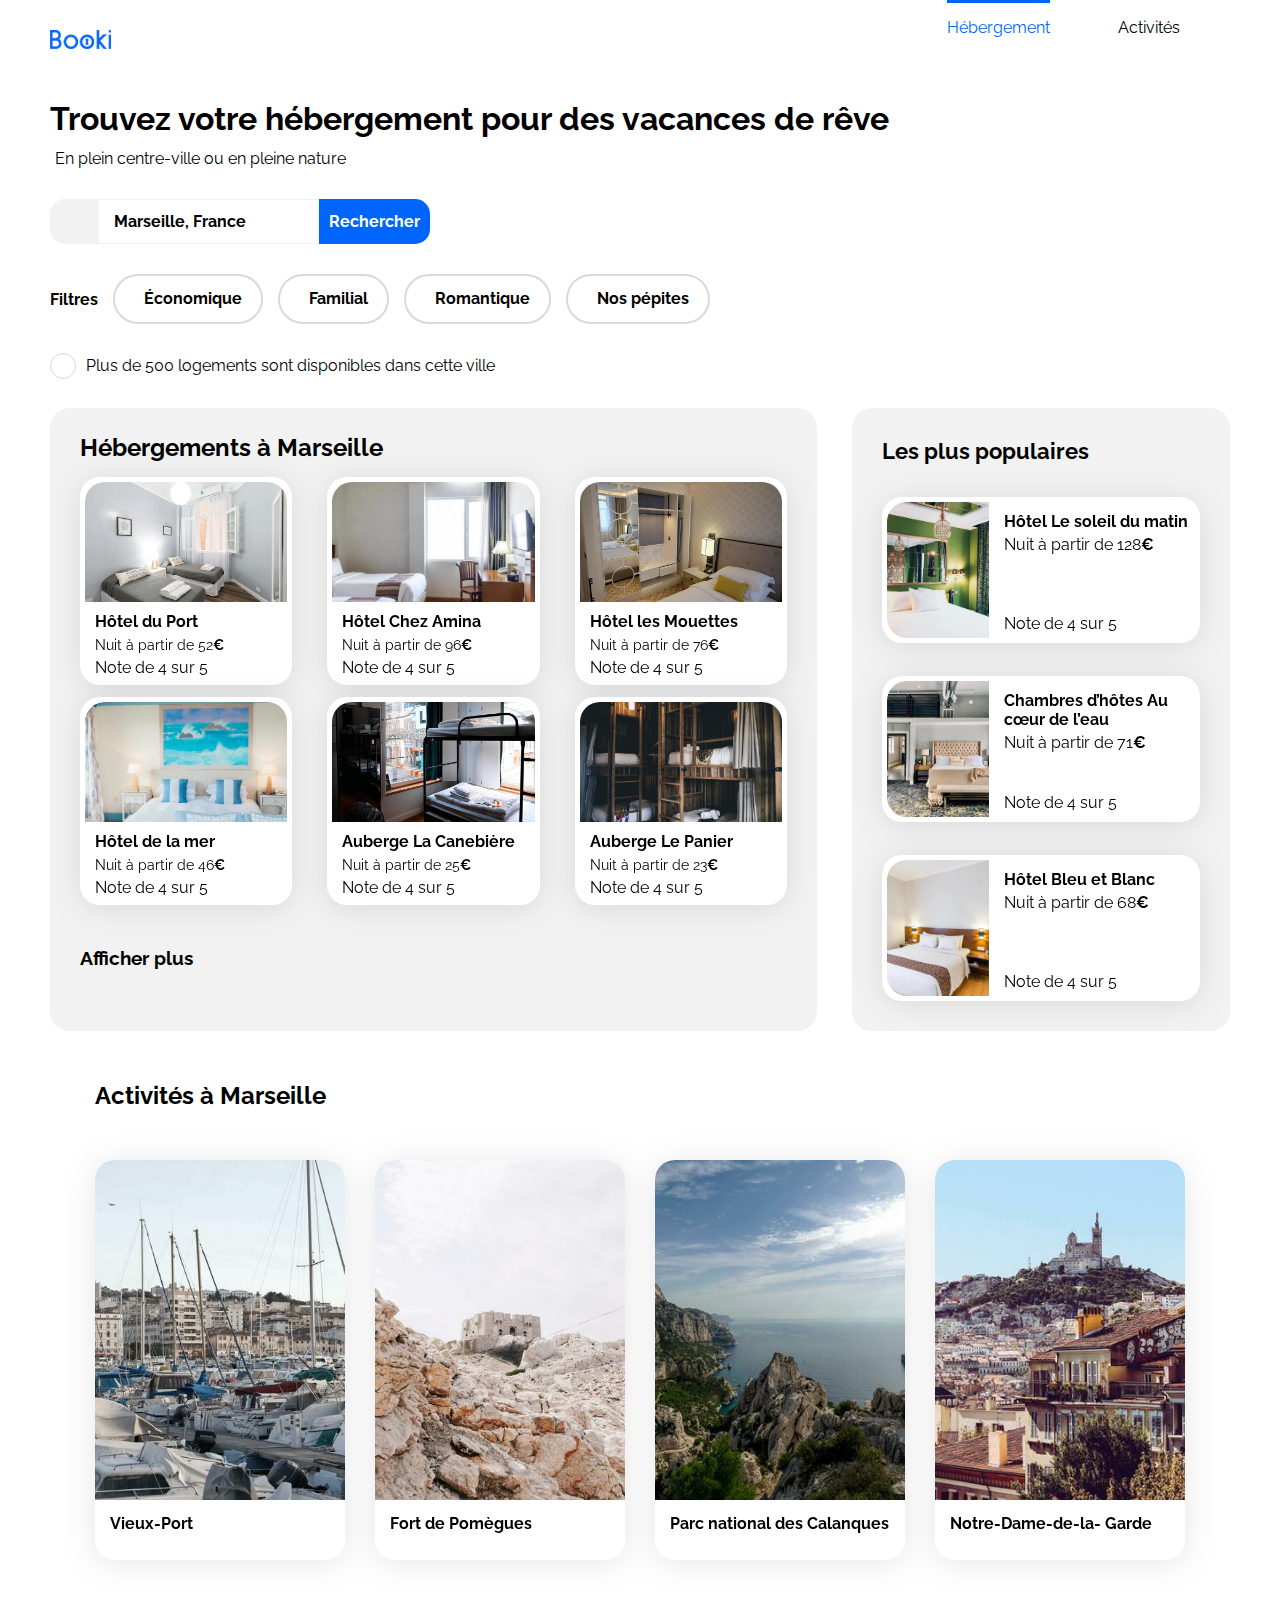
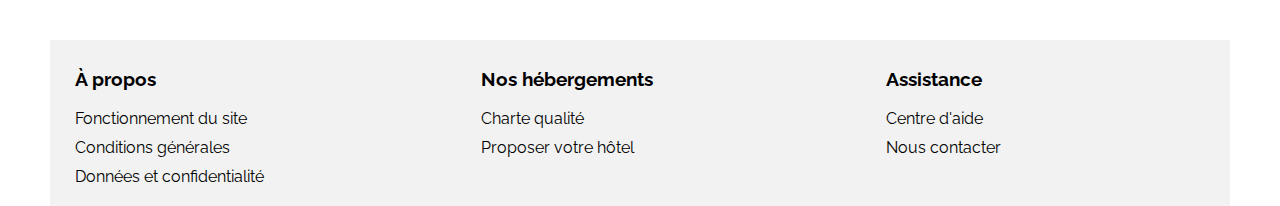
<file: index.html>
<!DOCTYPE html>
<html lang="fr">

<head>
    <meta charset="UTF-8">
    <meta name="viewport" content="width=device-width, initial-scale=1.0">
    <title>Booki</title>
    <link rel="preconnect" href="https://fonts.googleapis.com">
    <link rel="preconnect" href="https://fonts.gstatic.com" crossorigin>
    <link href="https://fonts.googleapis.com/css2?family=Raleway:wght@400;500;700&display=swap" rel="stylesheet">
    <link rel="stylesheet" href="https://cdnjs.cloudflare.com/ajax/libs/font-awesome/6.2.1/css/all.min.css"
        integrity="sha512-MV7K8+y+gLIBoVD59lQIYicR65iaqukzvf/nwasF0nqhPay5w/9lJmVM2hMDcnK1OnMGCdVK+iQrJ7lzPJQd1w=="
        crossorigin="anonymous" referrerpolicy="no-referrer" />
    <link rel="stylesheet" href="./css/style.css">
</head>

<body>
    <div class="main-container">

        <!-- Header -->

        <header>
            <div class="logo-container"><img src="./images/logo/Booki@3x.png" alt="logo de booki">
            </div>

            <nav>
                <a class="host-link" href="#hebergements">Hébergement</a>
                <a class="activity-link" href="#activity">Activités</a>
            </nav>
        </header>
        <main>

            <!-- Info group -->

            <section class="info-group">
                <h1>Trouvez votre hébergement pour des vacances de rêve</h1>
                <p class="info-group-p">En plein centre-ville ou en pleine nature</p>

                <!-- Search bar  -->

                <div class="search-bar-container">
                    <form class="search-bar">
                        <div class="location-dot-container"><i class="fa-solid fa-location-dot"></i></div>
                        <input class="search-input" id="search-input" name="search-input" type="search"
                            value="Marseille, France" placeholder="Votre destination...">
                        <button class="search-button">Rechercher</button>
                        <button class="search-button-phone"><i class="fa-solid fa-magnifying-glass"></i></button>
                    </form>
                </div>

                <!-- Filters -->

                <div class="filter-bar">
                    <p class="filter-bar-p">Filtres</p>

                    <div class="filter-container">
                        <div class="filtre">
                            <div class="filter-icone-container"><i class="fa-solid fa-money-bill-wave"></i></div>
                            Économique
                        </div>
                        <div class="filtre">
                            <div class="filter-icone-container"><i class="fa-solid fa-person"></i></div>Familial
                        </div>
                        <div class="filtre">
                            <div class="filter-icone-container"><i class="fa-solid fa-heart"></i></div>Romantique
                        </div>
                        <div class="filtre">
                            <div class="filter-icone-container"><i class="fa-solid fa-fire"></i></div>Nos pépites
                        </div>
                    </div>
                </div>

                <div class="info-bar">
                    <div class="info-bar-icone-container"><i class="fa-solid fa-info"></i></div>
                    <p class="info-bar-p">Plus de 500 logements sont disponibles dans cette ville</p>
                </div>

            </section>

            <div class="hebergements-and-populaires">

                <!-- Section hébergements -->

                <section id="hebergements" class="hebergements">
                    <h2 class="hebergements-h2">Hébergements à Marseille</h2>

                    <div class="hebergements-card-container">
                        <div class="card-row">
                            <a href="#">
                                <article class="hebergements-card">
                                    <img src="./images/hebergements/fred-kleber.jpg"
                                        alt="Image de la chambre d'hôtel montrant un lit">
                                    <div class="hebergements-card-content">
                                        <div class="hebergements-card-txt">
                                            <h3 class="card-title">Hôtel du Port</h3>
                                            <p class="card-subtitle">Nuit à partir de 52<span class="euro">€</span></p>
                                        </div>
                                        <div class="card-rating">
                                            <i class="fa-xs fa-solid fa-star" aria-hidden="true"></i>
                                            <i class="fa-xs fa-solid fa-star" aria-hidden="true"></i>
                                            <i class="fa-xs fa-solid fa-star" aria-hidden="true"></i>
                                            <i class="fa-xs fa-solid fa-star" aria-hidden="true"></i>
                                            <i class="fa-xs fa-solid fa-star neutral-star" aria-hidden="true"></i>
                                            <span class="sr-only">Note de 4 sur 5</span>
                                        </div>
                                    </div>
                                </article>
                            </a>
                            <a href="#">
                                <article class="hebergements-card">
                                    <img src="./images/hebergements/febrian-zakaria.jpg"
                                        alt="Image de la chambre d'hôtel montrant un lit">
                                    <div class="hebergements-card-content">
                                        <div class="hebergements-card-txt">
                                            <h3 class="card-title">Hôtel Chez Amina</h3>
                                            <p class="card-subtitle">Nuit à partir de 96<span class="euro">€</span></p>
                                        </div>
                                        <div class="card-rating">
                                            <i class="fa-xs fa-solid fa-star" aria-hidden="true"></i>
                                            <i class="fa-xs fa-solid fa-star" aria-hidden="true"></i>
                                            <i class="fa-xs fa-solid fa-star" aria-hidden="true"></i>
                                            <i class="fa-xs fa-solid fa-star" aria-hidden="true"></i>
                                            <i class="fa-xs fa-solid fa-star neutral-star" aria-hidden="true"></i>
                                            <span class="sr-only">Note de 4 sur 5</span>
                                        </div>
                                    </div>
                                </article>
                            </a>
                            <a href="#">
                                <article class="hebergements-card">
                                    <img src="./images/hebergements/reisetopia.jpg"
                                        alt="Image de la chambre d'hôtel montrant un lit">
                                    <div class="hebergements-card-content">
                                        <div class="hebergements-card-txt">
                                            <h3 class="card-title">Hôtel les Mouettes</h3>
                                            <p class="card-subtitle">Nuit à partir de 76<span class="euro">€</span></p>
                                        </div>
                                        <div class="card-rating">
                                            <i class="fa-xs fa-solid fa-star" aria-hidden="true"></i>
                                            <i class="fa-xs fa-solid fa-star" aria-hidden="true"></i>
                                            <i class="fa-xs fa-solid fa-star" aria-hidden="true"></i>
                                            <i class="fa-xs fa-solid fa-star" aria-hidden="true"></i>
                                            <i class="fa-xs fa-solid fa-star neutral-star" aria-hidden="true"></i>
                                            <span class="sr-only">Note de 4 sur 5</span>
                                        </div>
                                    </div>
                                </article>
                            </a>
                        </div>
                        <div class="card-row">
                            <a href="#">
                                <article class="hebergements-card">
                                    <img src="./images/hebergements/annie-spratt.jpg"
                                        alt="Image de la chambre d'hôtel montrant un lit">
                                    <div class="hebergements-card-content">
                                        <div class="hebergements-card-txt">
                                            <h3 class="card-title">Hôtel de la mer</h3>
                                            <p class="card-subtitle">Nuit à partir de 46<span class="euro">€</span></p>
                                        </div>
                                        <div class="card-rating">
                                            <i class="fa-xs fa-solid fa-star" aria-hidden="true"></i>
                                            <i class="fa-xs fa-solid fa-star" aria-hidden="true"></i>
                                            <i class="fa-xs fa-solid fa-star" aria-hidden="true"></i>
                                            <i class="fa-xs fa-solid fa-star" aria-hidden="true"></i>
                                            <i class="fa-xs fa-solid fa-star neutral-star" aria-hidden="true"></i>
                                            <span class="sr-only">Note de 4 sur 5</span>
                                        </div>
                                    </div>
                                </article>
                            </a>
                            <a href="#">
                                <article class="hebergements-card">
                                    <img src="./images/hebergements/marcus-loke.jpg"
                                        alt="Image de la chambre d'hôtel montrant un lit">
                                    <div class="hebergements-card-content">
                                        <div class="hebergements-card-txt">
                                            <h3 class="card-title">Auberge La Canebière</h3>
                                            <p class="card-subtitle">Nuit à partir de 25<span class="euro">€</span></p>
                                        </div>
                                        <div class="card-rating">
                                            <i class="fa-xs fa-solid fa-star" aria-hidden="true"></i>
                                            <i class="fa-xs fa-solid fa-star" aria-hidden="true"></i>
                                            <i class="fa-xs fa-solid fa-star" aria-hidden="true"></i>
                                            <i class="fa-xs fa-solid fa-star" aria-hidden="true"></i>
                                            <i class="fa-xs fa-solid fa-star neutral-star" aria-hidden="true"></i>
                                            <span class="sr-only">Note de 4 sur 5</span>
                                        </div>
                                    </div>
                                </article>
                            </a>
                            <a href="#">
                                <article class="hebergements-card">
                                    <img src="./images/hebergements/nicate-lee.jpg"
                                        alt="Image de la chambre d'hôtel montrant un lit">
                                    <div class="hebergements-card-content">
                                        <div class="hebergements-card-txt">
                                            <h3 class="card-title">Auberge Le Panier</h3>
                                            <p class="card-subtitle">Nuit à partir de 23<span class="euro">€</span></p>
                                        </div>
                                        <div class="card-rating">
                                            <i class="fa-xs fa-solid fa-star" aria-hidden="true"></i>
                                            <i class="fa-xs fa-solid fa-star" aria-hidden="true"></i>
                                            <i class="fa-xs fa-solid fa-star" aria-hidden="true"></i>
                                            <i class="fa-xs fa-solid fa-star" aria-hidden="true"></i>
                                            <i class="fa-xs fa-solid fa-star neutral-star" aria-hidden="true"></i>
                                            <span class="sr-only">Note de 4 sur 5</span>
                                        </div>
                                    </div>
                                </article>
                            </a>
                        </div>
                    </div>

                    <a href="#">
                        <h3 class="hebergements-h3">Afficher plus</h3>
                    </a>
                </section>

                <!-- Section populaires -->

                <section class="populaires">
                    <div class="populaires-title">
                        <h2 class="section-title">Les plus populaires</h2>
                        <i class="fa-solid fa-chart-line" aria-hidden="true"></i>
                    </div>
                    <div class="populaires-cards">
                        <a href="#">
                            <article class="card">
                                <img src="./images/hebergements/emile-guillemot.jpg"
                                    alt="Image de la chambre d'hôtel montrant un lit">
                                <div class="card-content">
                                    <div class="card-txt">
                                        <h3 class="card-title">Hôtel Le soleil du matin</h3>
                                        <p class="card-subtitle">Nuit à partir de 128<span class="euro">€</span></p>
                                    </div>
                                    <div class="card-rating">
                                        <i class="fa-xs fa-solid fa-star" aria-hidden="true"></i>
                                        <i class="fa-xs fa-solid fa-star" aria-hidden="true"></i>
                                        <i class="fa-xs fa-solid fa-star" aria-hidden="true"></i>
                                        <i class="fa-xs fa-solid fa-star" aria-hidden="true"></i>
                                        <i class="fa-xs fa-solid fa-star neutral-star" aria-hidden="true"></i>
                                        <span class="sr-only">Note de 4 sur 5</span>
                                    </div>
                                </div>
                            </article>
                        </a>
                        <a href="#">
                            <article class="card">
                                <img src="./images/hebergements/aw-creative.jpg"
                                    alt="Image de la chambre d'hôtel montrant un lit">
                                <div class="card-content">
                                    <div class="card-txt">
                                        <h3 class="card-title">Chambres d’hôtes Au cœur de l’eau</h3>
                                        <p class="card-subtitle">Nuit à partir de 71<span class="euro">€</span></p>
                                    </div>
                                    <div class="card-rating">
                                        <i class="fa-xs fa-solid fa-star" aria-hidden="true"></i>
                                        <i class="fa-xs fa-solid fa-star" aria-hidden="true"></i>
                                        <i class="fa-xs fa-solid fa-star" aria-hidden="true"></i>
                                        <i class="fa-xs fa-solid fa-star" aria-hidden="true"></i>
                                        <i class="fa-xs fa-solid fa-star neutral-star" aria-hidden="true"></i>
                                        <span class="sr-only">Note de 4 sur 5</span>
                                    </div>
                                </div>
                            </article>
                        </a>
                        <a href="#">
                            <article class="card">
                                <img src="./images/hebergements/febrian-zakaria2.jpg"
                                    alt="Image de la chambre d'hôtel montrant un lit">
                                <div class="card-content">
                                    <div class="card-txt">
                                        <h3 class="card-title">Hôtel Bleu et Blanc</h3>
                                        <p class="card-subtitle">Nuit à partir de 68<span class="euro">€</span></p>
                                    </div>
                                    <div class="card-rating">
                                        <i class="fa-xs fa-solid fa-star" aria-hidden="true"></i>
                                        <i class="fa-xs fa-solid fa-star" aria-hidden="true"></i>
                                        <i class="fa-xs fa-solid fa-star" aria-hidden="true"></i>
                                        <i class="fa-xs fa-solid fa-star" aria-hidden="true"></i>
                                        <i class="fa-xs fa-solid fa-star neutral-star" aria-hidden="true"></i>
                                        <span class="sr-only">Note de 4 sur 5</span>
                                    </div>
                                </div>
                            </article>
                        </a>
                    </div>
                </section>
            </div>

            <!-- Section activités -->

            <section id="activity" class="activity">
                <h2 class="activity-card-h2">Activités à Marseille</h2>

                <div class="activity-card-container">
                    <a href="#">
                        <article class="activity-card">
                            <img src="images/activites/reno-laithienne.jpg" alt="Photographie de paysage">
                            <div class="card-content">
                                <h3 class="card-title">Vieux-Port</h3>
                            </div>
                        </article>
                    </a>
                    <a href="#">
                        <article class="activity-card">
                            <img src="images/activites/paul-hermann.jpg" alt="Photographie de paysage">
                            <div class="card-content">
                                <h3 class="card-title">Fort de Pomègues</h3>
                            </div>
                        </article>
                    </a>
                    <a href="#">
                        <article class="activity-card">
                            <img src="images/activites/kilyan-sockalingum.jpg" alt="Photographie de paysage">
                            <div class="card-content">
                                <h3 class="card-title">Parc national des Calanques</h3>
                            </div>
                        </article>
                    </a>
                    <a href="#">
                        <article class="activity-card">
                            <img src="images/activites/florian-wehde.jpg" alt="Photographie de paysage">
                            <div class="card-content">
                                <h3 class="card-title">Notre-Dame-de-la-<span></span> Garde</h3>
                            </div>
                        </article>
                    </a>
                </div>
            </section>

        </main>

        <!-- Footer -->

        <footer>
            <div class="footer-info">
                <h3 class="footer-h3">À propos</h3>
                <ul class="footer-list">
                    <li class="list-element"><a href="#">Fonctionnement du site</a></li>
                    <li class="list-element"><a href="#">Conditions générales</a></li>
                    <li class="list-element"><a href="#">Données et confidentialité</a></li>
                </ul>
            </div>
            <div class="footer-info">
                <h3 class="footer-h3">Nos hébergements</h3>
                <ul class="footer-list">
                    <li class="list-element"><a href="#">Charte qualité</a></li>
                    <li class="list-element"><a href="#">Proposer votre hôtel</a></li>
                </ul>
            </div>
            <div class="footer-info">
                <h3 class="footer-h3">Assistance</h3>
                <ul class="footer-list">
                    <li class="list-element"><a href="#">Centre d'aide</a></li>
                    <li class="list-element"><a href="#">Nous contacter</a></li>
                </ul>
            </div>

        </footer>
    </div>
</body>

</html>
</file>
<file: css/style.css>
/****** General ***********/
* {
    font-family: 'Raleway', sans-serif;
}

:root {
    --main-color: #0065FC;
    --main-bg-color: #F2F2F2;
    --filter-bg-color: #DEEBFF;
}

.fa-solid {
    color: var(--main-color);
}



body {
    display: flex;
    justify-content: center;
    margin: 0px;
    padding: 0px;
}

.main-container {
    width: 100%;
    max-width: 1440px;
    padding: 0 50px;
    box-sizing: border-box;
}

a {
    color: inherit;
    text-decoration: none;
}

.section-title {
    margin: 0;
    font-size: 22px;
}

.card {
    background-color: white;
    border-radius: 20px;
    padding: 5px;
    filter: drop-shadow(0px 3px 15px rgba(0, 0, 0, 0.1));
}

.card img {
    object-fit: cover;
}

.card-title {
    font-size: 16px;
}

.euro {
    font-weight: 700;
}

.neutral-star {
    color: var(--main-bg-color)
}

/****** Header ***********/
header {
    display: flex;
    width: 100%;
    height: 79px;
    justify-content: space-between;
}

.logo-container {
    display: flex;
    padding: 30px 50px 30px 0px;
    gap: 10px;
    width: 150px;
}

nav {
    display: flex;
    height: 35px;
    padding: 0px 50px 0px 50px;
    gap: 68px;
}

.host-link {
    color: #0065FC;
    border-top: 3px solid #0065FC;
    padding-top: 15px;
}

.host-link:hover {
    color: #0065FC;
}

.activity-link {
    padding-top: 18px;
}

.activity-link:hover {
    color: #0065FC;
    border-top: 3px solid #0065FC;
    margin-top: -2px;
}

/****** Info-group ***********/

.info-group {
    display: flex;
    width: 100%;
    height: auto;
    flex-direction: column;
    margin-bottom: 30px;
}

.info-group-p {
    margin-top: -10px;
    margin-left: 5px;
}

/* Search bar */

.search-bar {
    display: flex;
    overflow: hidden;
    border-top-left-radius: 15px;
    border-bottom-left-radius: 15px;
    width: 380px;
    height: 45px;
    margin-top: 15px;
    margin-bottom: 15px;
}

.location-dot-container {
    display: flex;
    align-items: center;
    justify-content: center;
    font-size: 16px;
    width: 50px;
    height: auto;
    background-color: #F2F2F2;
}

.fa-location-dot {
    color: black;
}

.search-input {
    display: flex;
    border: 1px solid #F2F2F2;
    align-items: center;
    justify-content: center;
    width: 230px;
    font-weight: bold;
    padding-left: 15px;
    font-size: 16px;
}

.search-input:focus {
    outline: none;
}

.search-button {
    display: flex;
    font-weight: bold;
    align-items: center;
    justify-content: center;
    background-color: #0065FC;
    color: white;
    border: none;
    font-size: 16px;
    padding-left: 10px;
    padding-right: 10px;
    transition: all 0.3s;
    border-top-right-radius: 15px;
    border-bottom-right-radius: 15px;
}

.search-button:hover {
    cursor: pointer;
    opacity: 60%;
}

.search-button-phone {
    display: none;
}

/* Filter bar */

.filter-bar {
    display: flex;
    height: 50px;
    margin-top: 15px;
    margin-bottom: 15px;
}

.filter-bar-p {
    font-weight: bold;
}

.filter-container {
    display: flex;
}

.filtre {
    display: flex;
    gap: 10px;
    padding: 4px 19px 4px 19px;
    align-items: center;
    justify-content: center;
    border: 2px solid #D9D9D9;
    border-radius: 25px;
    color: black;
    font-weight: bold;
    margin-left: 15px;
    transition: all 0.3s;
}

.filtre:hover {
    cursor: pointer;
    background-color: #DEEBFF;
}

/* Info bar */

.info-bar {
    display: flex;
    height: 24px;
    align-items: center;
    margin-top: 15px;
}

.info-bar-icone-container {
    display: flex;
    align-items: center;
    justify-content: center;
    border: 1px solid #D9D9D9;
    border-radius: 50%;
    height: 24px;
    width: 24px;
    font-size: 12px;
    margin-right: 10px;
}


/****** Hebergements And Populaires ***********/
.hebergements-and-populaires {
    display: flex;
    justify-content: space-between;
}

.hebergements-and-populaires section {
    background-color: var(--main-bg-color);
    border-radius: 20px;
    padding: 30px;
    box-sizing: border-box;
}



/****** Hebergements ***********/

.hebergements {
    width: 65%;
    gap: 30px;
}

.hebergements-h2 {
    margin-top: -5px;
    margin-bottom: 15px;
}

.hebergements-card-container {
    width: 100%;
    height: auto;
    align-items: center;
    display: flex;
    justify-content: space-between;
    flex-direction: column;
}

.card-row a {
    display: flex;
    width: 30%;
}

.hebergements-card {
    display: flex;
    height: 90%;
    width: 100%;
    flex-direction: column;
    background-color: white;
    padding: 5px;
    border-radius: 20px;
    filter: drop-shadow(0px 3px 15px rgba(0, 0, 0, 0.1));
}

.card-row {
    display: flex;
    width: 100%;
    justify-content: space-between;
}


.hebergements-card img {
    height: 120px;
    width: 100%;
    min-height: 120px;
    object-fit: cover;
    border-top-left-radius: 20px;
    border-top-right-radius: 20px;
}

.hebergements-card-content {
    display: flex;
    flex-direction: column;
    padding: 0px 0px 15px 10px;
}

.hebergements-card-txt h3 {
    margin-top: 10px;
}

.hebergements-card-txt p {
    margin-top: -10px;
    margin-bottom: 5px;
    font-size: 14px;
}

.hebergements-h3 {
    margin-top: 30px;
}


/****** Populaires ***********/
.populaires {
    width: 32%;
}

.populaires-title {
    display: flex;
    justify-content: space-between;
    align-items: center;
}

.populaires-cards .card {
    display: flex;
    margin-top: 33px;
}

.populaires-cards img {
    width: 33%;
    height: 136px;
    border-top-left-radius: 20px;
    border-bottom-left-radius: 20px;
}

.populaires-cards .card-content {
    width: 67%;
    padding-left: 15px;
    display: flex;
    flex-direction: column;
    justify-content: space-between;
    box-sizing: border-box;
}

.populaires-cards .card-title {
    margin-top: 10px;
    margin-bottom: 4px;
}

.populaires-cards .card-subtitle {
    margin: 0;
}

.populaires-cards .card-rating {
    margin-bottom: 5px;
}

/****** Activity card container ***********/

.activity {
    display: flex;
    width: auto;
    height: auto;
    padding: 30px;
    gap: 30px;
    flex-direction: column;
    margin-bottom: 50px;
}

.activity-card-h2 {
    padding-left: 15px;
}

.activity-card-container {
    width: 100%;
    height: auto;
    align-items: center;
    display: flex;
    justify-content: space-between;
}

.activity-card-container a {
    display: inline-block;
    height: auto;
    width: 23%;
    padding-left: 15px;
    padding-right: 15px;
}

.activity-card {
    border-radius: 20px;
    background-color: white;
    overflow: hidden;
    filter: drop-shadow(0px 3px 15px rgba(0, 0, 0, 0.1));
    max-height: 400px;
}

.activity-card img {
    width: 100%;
    height: 340px;
    max-height: 340px;
    object-fit: cover;
}

.activity-card .card-content {
    align-items: center;
    padding-left: 15px;
    height: 60px;
}

.activity-card h3 {
    margin-top: 10px;
}

/****** Footer ***********/

footer {
    width: 100%;
    background-color: #F2F2F2;
    height: auto;
    display: flex;
    flex-wrap: wrap;
    justify-content: space-between;
}

.footer-info {
    width: 30%;
    padding-left: 15px;
    align-items: center;
}

.footer-h3 {
    padding-left: 10px;
    padding-top: 10px;
}

.footer-list {
    list-style-type: none;
    padding: 0;
    margin: 0;
    margin-bottom: 10px;
}

.list-element {
    padding: 0px 10px 10px 10px;
}

/* Le code ci-dessous correspond à la version responsive uniquement */

/****** Media queries ***********/

/* High resolution screens (more/equal than 1024px) */

/* Medium devices (tablets, less/equal than 1024px) */
@media (max-width: 1024px) {
    .hebergements-and-populaires {
        flex-direction: column;
    }

    .hebergements {
        width: 100%;
    }

    .hebergements-cards {
        gap: 30px;
        margin-left: 20px;
        margin-right: 20px;
    }

    .populaires {
        width: 100%;
        margin-top: 50px;
    }

    .populaires-cards {
        display: flex;
        flex-direction: row;
        justify-content: space-between;
    }

    .populaires-cards a {
        width: 30%;
    }

    .populaires-cards .card-title {
        font-size: 14px;
    }

    .populaires-cards .card-subtitle {
        font-size: 13px;
    }

    .activity-card-container {
        display: flex;
        flex-wrap: wrap;
    }

    .activity-card-container a {
        display: flex;
        min-width: 170px;
        margin-bottom: 10px;
    }

    .activity-card {
        margin-top: 15px;
    }

    .activity-card h3 {
        min-width: 200px;
    }

    .activity-card img {
        height: 200px;
    }

    .activity-card-container a {
        width: 20%;
        padding-left: 10px;
        padding-right: 10px;
    }


    .activity-card div {
        max-height: 50px;
    }
}

/* Small devices (phones, less than 768px) */
@media (max-width: 767.98px) {

    .main-container {
        padding: 0px;
        margin: 0px;
        overflow: hidden;
    }

    header {
        flex-direction: column;
        align-items: center;
        justify-content: center;
        height: auto;
        margin-bottom: 30px;
    }

    .logo-container img {
        height: 25%;
        width: 25%;
    }

    .logo-container {
        height: 50%;
        width: 50%;
        align-items: center;
        justify-content: center;
        padding: 30px 0px 30px 0px;
    }

    nav {
        width: 100%;
        align-items: center;
        display: flex;
        padding: 0px;
        gap: 0px;
    }

    .host-link {
        display: flex;
        justify-content: center;
        border-bottom: 3px solid #0065FC;
        border-top: none;
        padding-bottom: 15px;
        width: 50%;
    }

    .activity-link {
        display: flex;
        justify-content: center;
        padding-bottom: 18px;
        border-top: none;
        width: 50%;
    }

    .activity-link:hover {
        border-top: none;
        color: #0065FC;
        border-bottom: 3px solid #0065FC;
        margin-bottom: 4px;
    }

    .search-bar-container {
        display: flex;
        width: 100%;
        align-items: center;
        justify-content: center;
        margin-left: -15px;
    }

    .search-bar {
        width: 300px;
        border-top-left-radius: 15px;
        border-bottom-left-radius: 15px;
    }

    .search-button {
        display: none;
    }

    .search-button-phone {
        margin-left: 250px;
        display: flex;
        position: absolute;
        align-items: center;
        justify-content: center;
        font-weight: bolder;
        height: 45px;
        width: 45px;
        font-size: 16px;
        background-color: #0065FC;
        border: none;
        border-radius: 15px;
        z-index: 10;
        transition: all 0.3s;
        filter: drop-shadow(0px 3px 15px rgba(0, 0, 0, 0.1));
    }

    .search-button-phone:hover {
        cursor: pointer;
        opacity: 60%;
    }

    .fa-magnifying-glass {
        color: white;
    }

    .info-group {
        padding: 0px 15px 0px 15px;
    }

    h1 {
        padding-right: 50px;
        word-wrap: break-word;
    }

    .info-bar p {
        padding-right: 50px;
        word-wrap: break-word;
    }

    .filter-bar {
        display: flex;
        flex-direction: column;
        height: auto;
    }

    .filter-container {
        flex-wrap: wrap;
        height: auto;
        align-items: center;
        justify-content: center;
        margin-left: -50px;
    }

    .filtre {
        margin-bottom: 15px;
        padding: 15px;
        width: 30%;
        min-width: 130px;
    }

    .hebergements-and-populaires {
        flex-direction: column-reverse;
    }

    .hebergements-and-populaires section {
        margin-top: 0px;
        border-radius: 0px;
    }

    .populaires-cards {
        display: flex;
        flex-direction: column;
    }

    .populaires-cards a {
        width: 100%;
    }

    #hebergements {
        background-color: white;
    }

    .card-row {
        display: flex;
        flex-direction: column;
    }

    .card-row a {
        width: 100%;
        margin-bottom: 30px;
    }

    .activity-card-container {
        display: flex;
        flex-direction: column;
    }

    .activity-card-container a {
        width: 90%;
        display: inline-block;
        margin-bottom: 15px;
    }

    .activity-card .card-content {
        height: 35px;
    }

    .footer {
        display: flex;
        flex-direction: column;
    }

    .footer-info {
        width: 100%;
    }

    .populaires-cards .card-title {
        font-size: 16px;
    }

}
</file>
